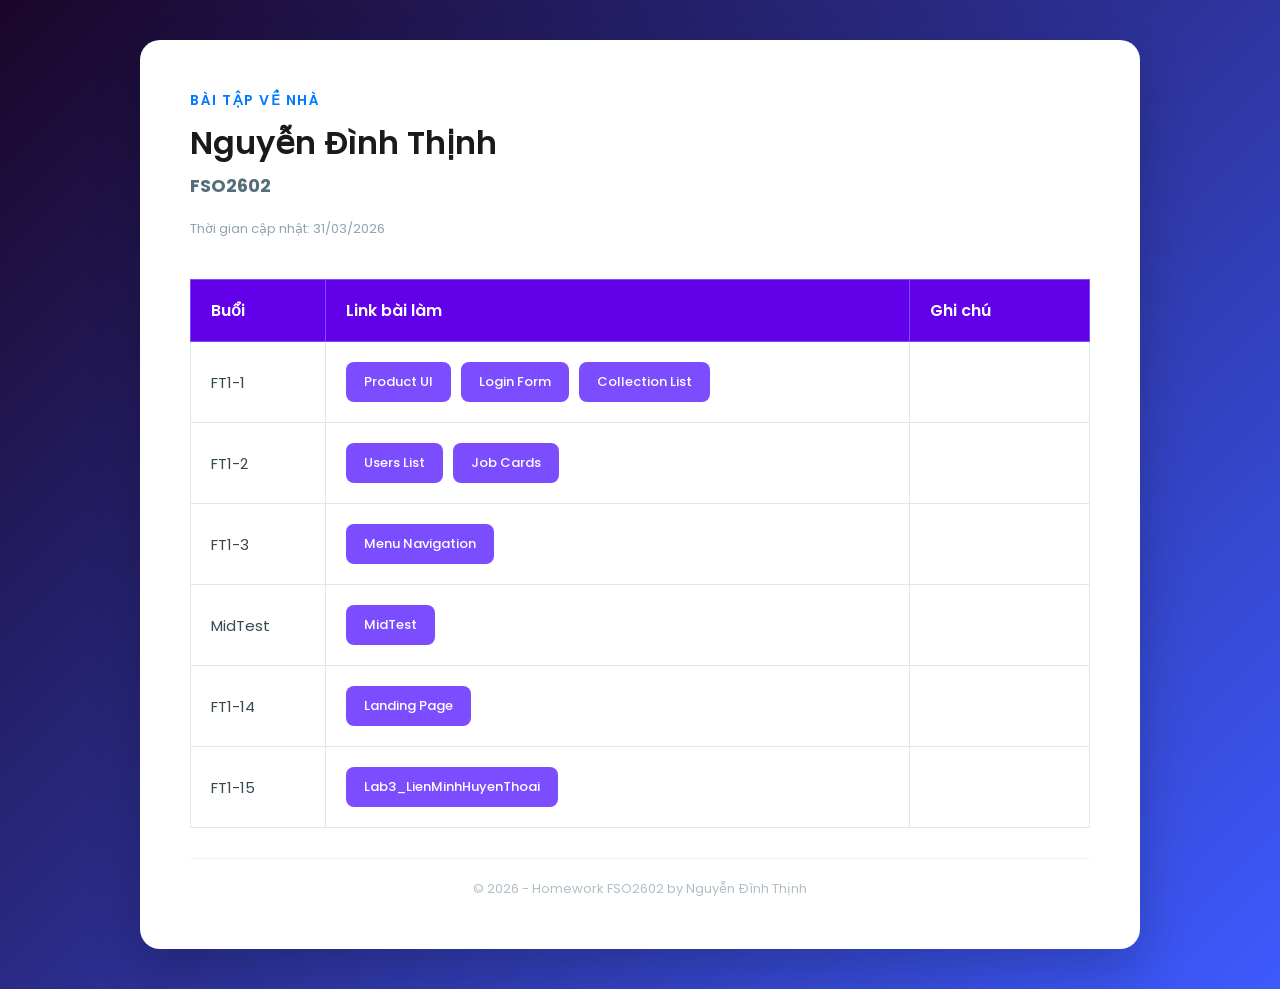
<file: index.html>
<!doctype html>
<html lang="en">
  <head>
    <meta charset="UTF-8" />
    <meta name="viewport" content="width=device-width, initial-scale=1.0" />
    <title>Homework Management - Nguyễn Đình Thịnh</title>
    <link
      href="https://fonts.googleapis.com/css2?family=Poppins:wght@300;400;600&display=swap"
      rel="stylesheet"
    />

    <style>
      * {
        margin: 0;
        padding: 0;
        box-sizing: border-box;
      }
      body {
        font-family: "Poppins", sans-serif;
        background: linear-gradient(135deg, #1a0628 0%, #3d5afe 100%);
        min-height: 100vh;
        display: flex;
        justify-content: center;
        align-items: center;
        padding: 40px;
      }

      .app-container {
        background-color: #ffffff;
        width: 100%;
        max-width: 1000px; /* Độ rộng tối ưu */
        border-radius: 20px;
        padding: 50px;
        box-shadow: 0 20px 50px rgba(0, 0, 0, 0.2);
      }

      .header-info h3 {
        font-size: 14px;
        color: #007bff;
        font-weight: 600;
        text-transform: uppercase;
        letter-spacing: 1.5px;
        margin-bottom: 8px;
      }
      .header-info h1 {
        font-size: 32px;
        color: #1a1a1a;
        font-weight: 600;
        margin-bottom: 5px;
      }
      .header-info h2 {
        font-size: 18px;
        color: #546e7a;
        margin-bottom: 20px;
      }
      .update-time {
        font-size: 13px;
        color: #90a4ae;
        margin-bottom: 40px;
      }

      /* BẢNG CÓ KẺ VIỀN */
      table {
        width: 100%;
        border-collapse: collapse;
        margin-bottom: 30px;
        border: 1px solid #e0e6ed; /* Viền bao ngoài bảng */
      }

      thead th {
        background-color: #6200ea;
        color: #ffffff;
        font-weight: 600;
        text-align: left;
        padding: 18px 20px;
        border: 1px solid #7c4dff; /* Viền ngăn cách tiêu đề */
      }

      tbody td {
        padding: 20px;
        color: #37474f;
        font-size: 15px;
        vertical-align: middle;
        border: 1px solid #e0e6ed; /* Kẻ viền ngăn cách giữa các ô */
      }

      tbody tr:hover {
        background-color: #f8f9fa;
      }

      /* NHÓM LINK GOM LẠI GẦN NHAU */
      .link-group {
        display: flex;
        flex-wrap: wrap;
        gap: 10px; /* Khoảng cách chuẩn giữa các nút */
      }

      table td a {
        display: inline-block;
        background-color: #7c4dff;
        color: #ffffff;
        text-decoration: none;
        padding: 10px 18px;
        border-radius: 8px;
        font-size: 13px;
        font-weight: 500;
        transition: all 0.3s ease;
        white-space: nowrap;
      }

      table td a:hover {
        background-color: #6200ea;
        transform: translateY(-3px);
        box-shadow: 0 5px 15px rgba(124, 77, 255, 0.3);
      }

      footer {
        text-align: center;
        font-size: 13px;
        color: #b0bec5;
        margin-top: 20px;
        padding-top: 20px;
        border-top: 1px solid #f0f2f5;
      }
    </style>
  </head>
  <body>
    <div class="app-container">
      <div class="header-info">
        <h3>Bài Tập Về Nhà</h3>
        <h1>Nguyễn Đình Thịnh</h1>
        <h2>FSO2602</h2>
        <p class="update-time">Thời gian cập nhật: 31/03/2026</p>
      </div>

      <table>
        <thead>
          <tr>
            <th style="width: 15%">Buổi</th>
            <th style="width: 65%">Link bài làm</th>
            <th style="width: 20%">Ghi chú</th>
          </tr>
        </thead>
        <tbody>
          <tr>
            <td>FT1-1</td>
            <td>
              <div class="link-group">
                <a href="./FT1-1/Bai1/bai1.html">Product UI</a>
                <a href="./FT1-1/Bai2/bai2.html">Login Form</a>
                <a href="./FT1-1/Bai3/bai3.html">Collection List</a>
              </div>
            </td>
            <td></td>
          </tr>
          <tr>
            <td>FT1-2</td>
            <td>
              <div class="link-group">
                <a href="./FT1-2/Bai1/bai1.html">Users List</a>
                <a href="./FT1-2/Bai2/bai2.html">Job Cards</a>
              </div>
            </td>
            <td></td>
          </tr>
          <tr>
            <td>FT1-3</td>
            <td>
              <div class="link-group">
                <a href="./FT1-3/bai1.html">Menu Navigation</a>
              </div>
            </td>
            <td></td>
          </tr>
          <tr>
            <td>MidTest</td>
            <td>
              <div class="link-group">
                <a href="./Midtest/test.html">MidTest</a>
              </div>
            </td>
            <td></td>
          </tr>
          <tr>
            <td>FT1-14</td>
            <td>
              <div class="link-group">
                <a href="./FT1-14/landingpage.html">Landing Page</a>
              </div>
            </td>
            <td></td>
          </tr>
          <tr>
            <td>FT1-15</td>
            <td>
              <div class="link-group">
                <a href="./FT1-15/Lab3.html">Lab3_LienMinhHuyenThoai</a>
              </div>
            </td>
            <td></td>
          </tr>
        </tbody>
      </table>

      <footer>&copy; 2026 - Homework FSO2602 by Nguyễn Đình Thịnh</footer>
    </div>
  </body>
</html>
</file>
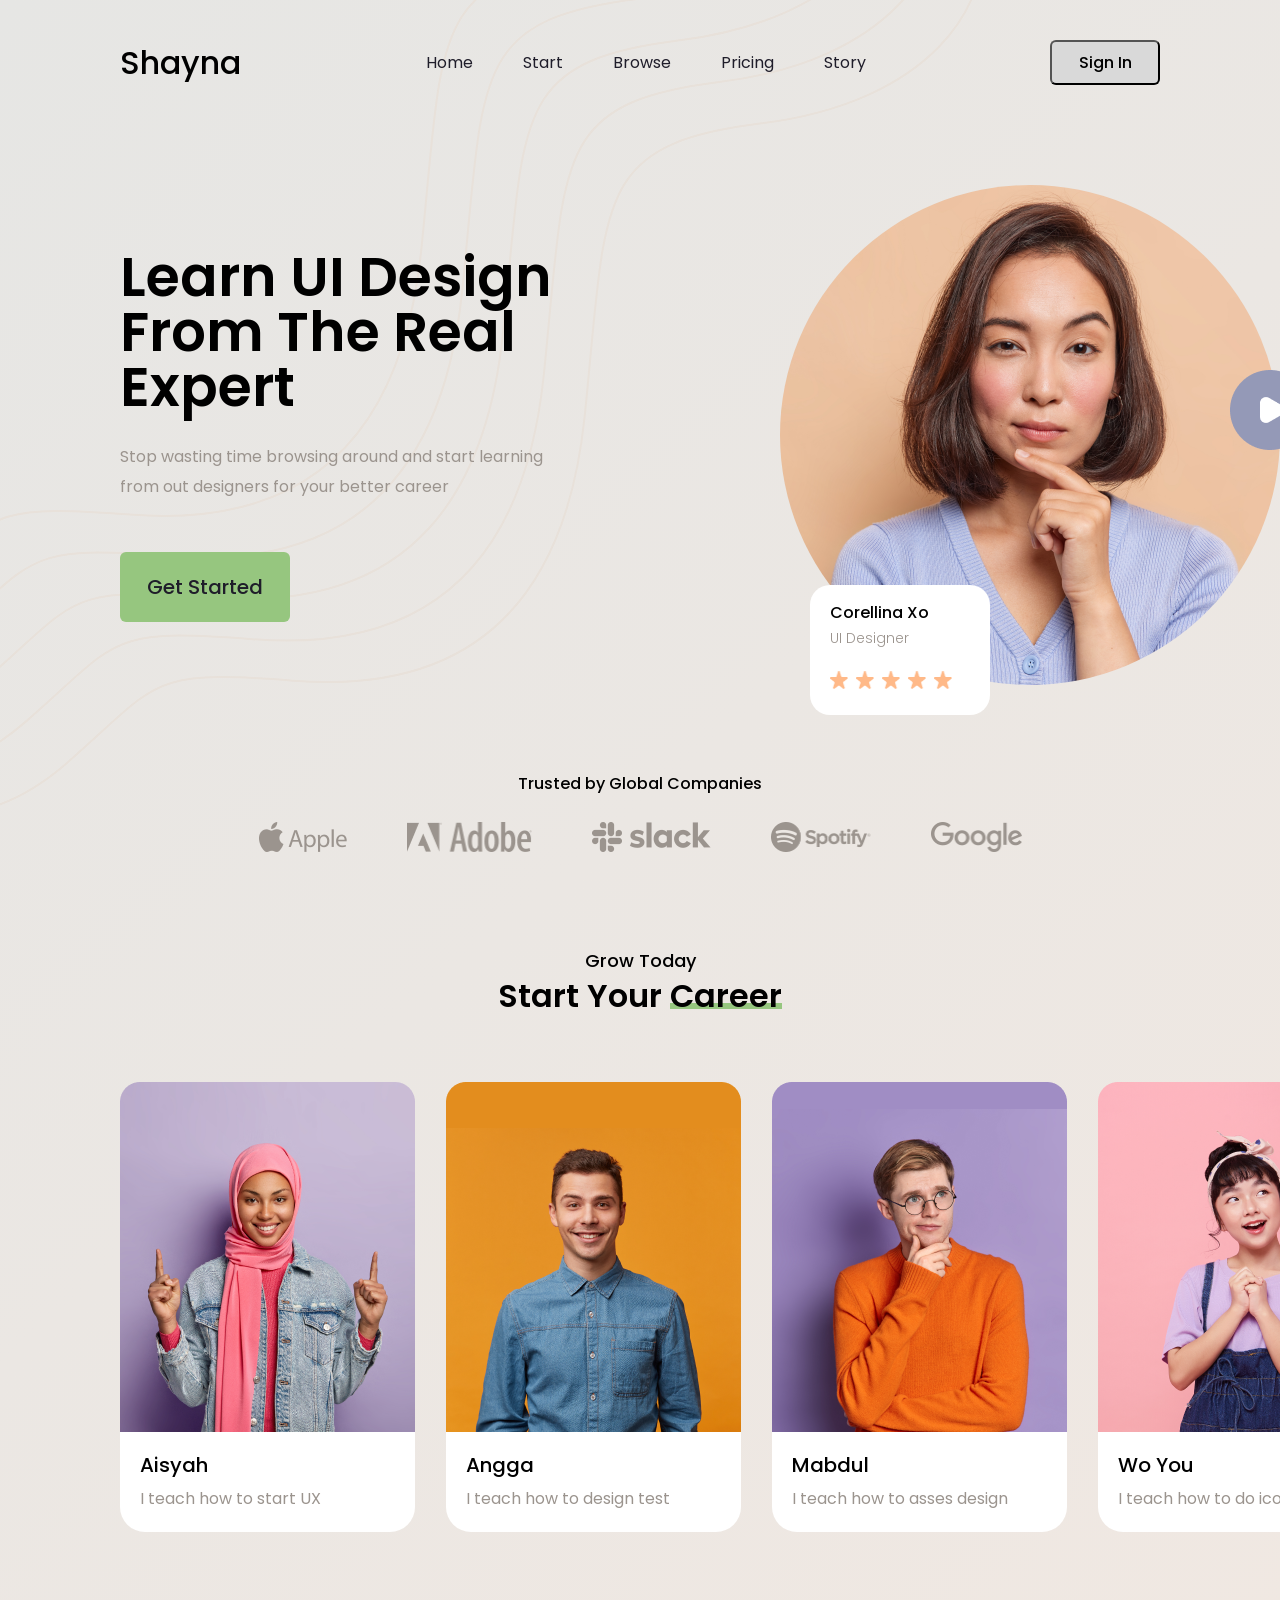
<file: FT1-14/landingpage.html>
<!doctype html>
<html lang="en">
  <head>
    <meta charset="UTF-8" />
    <meta name="viewport" content="width=device-width, initial-scale=1.0" />
    <title>Landing Page</title>
    <style>
      @import url("https://fonts.googleapis.com/css2?family=Poppins:ital,wght@0,100;0,200;0,300;0,400;0,500;0,600;0,700;0,800;0,900;1,100;1,200;1,300;1,400;1,500;1,600;1,700;1,800;1,900&display=swap");
    </style>
    <link rel="stylesheet" href="../reset.css" />
    <link rel="stylesheet" href="style.css" />
  </head>
  <body>
    <div class="background">
      <div class="container">
        <div class="title-container-fr section-container">
          <h1>Shayna</h1>
          <ul class="title-content">
            <li class="title-content-active"><a href="#">Home</a></li>
            <li class="title-content-active"><a href="#">Start</a></li>
            <li class="title-content-active"><a href="#">Browse</a></li>
            <li class="title-content-active"><a href="#">Pricing</a></li>
            <li class="title-content-active"><a href="#">Story</a></li>
          </ul>
          <button class="button-signin">Sign In</button>
        </div>
        <div class="introduction-container section-introduction-container">
          <div class="main-introduction-fc">
            <div class="introduction-title">
              <h2>Learn UI Design From The Real Expert</h2>
              <p class="sub-introduction">
                Stop wasting time browsing around and start learning from out
                designers for your better career
              </p>
              <button class="get-started">Get Started</button>
            </div>
          </div>
          <div class="image-information-position">
            <img src="./imgs/main-image.png" alt="" class="main-image-round" />
            <img src="./imgs/play.png" alt="" class="play-image" />
            <div class="career-container">
              <p class="main-name-designer">Corellina Xo</p>
              <p class="sub-career">UI Designer</p>
              <div class="judge-container">
                <img src="./imgs/stars.png" alt="" class="stars" />
                <img src="./imgs/stars.png" alt="" class="stars" />
                <img src="./imgs/stars.png" alt="" class="stars" />
                <img src="./imgs/stars.png" alt="" class="stars" />
                <img src="./imgs/stars.png" alt="" class="stars" />
              </div>
            </div>
          </div>
        </div>
        <div class="sponsor-container-fc">
          <h3>Trusted by Global Companies</h3>
          <div class="sponsor-images-fr">
            <img
              src="./imgs/apple-11 1.png"
              alt=""
              class="sponsor-images apple"
            />
            <img src="./imgs/adobe.png" alt="" class="sponsor-images adobe" />
            <img
              src="./imgs/slack-2 1.png"
              alt=""
              class="sponsor-images slack"
            />
            <img
              src="./imgs/spotify-1 1.png"
              alt=""
              class="sponsor-images sportify"
            />
            <img
              src="./imgs/google-2015 1.png"
              alt=""
              class="sponsor-images google"
            />
          </div>
        </div>
        <div class="sub-content-fc">
          <p class="sub1">Grow Today</p>
          <h4>Start Your <span class="strong-career">Career</span></h4>
        </div>
        <div class="teacher-container section-container">
          <div class="profile-teacher-fc">
            <img src="./imgs/aisyah.png" alt="" class="teacher-image" />
            <p class="teacher-name">Aisyah</p>
            <p class="major">I teach how to start UX</p>
          </div>
          <div class="profile-teacher-fc">
            <img src="./imgs/angga.png" alt="" class="teacher-image" />
            <p class="teacher-name">Angga</p>
            <p class="major">I teach how to design test</p>
          </div>
          <div class="profile-teacher-fc">
            <img src="./imgs/mabdul.png" alt="" class="teacher-image" />
            <p class="teacher-name">Mabdul</p>
            <p class="major">I teach how to asses design</p>
          </div>
          <div class="profile-teacher-fc">
            <img src="./imgs/woyou.png" alt="" class="teacher-image" />
            <p class="teacher-name">Wo You</p>
            <p class="major">I teach how to do icons</p>
          </div>
        </div>
      </div>
    </div>
  </body>
</html>
</file>
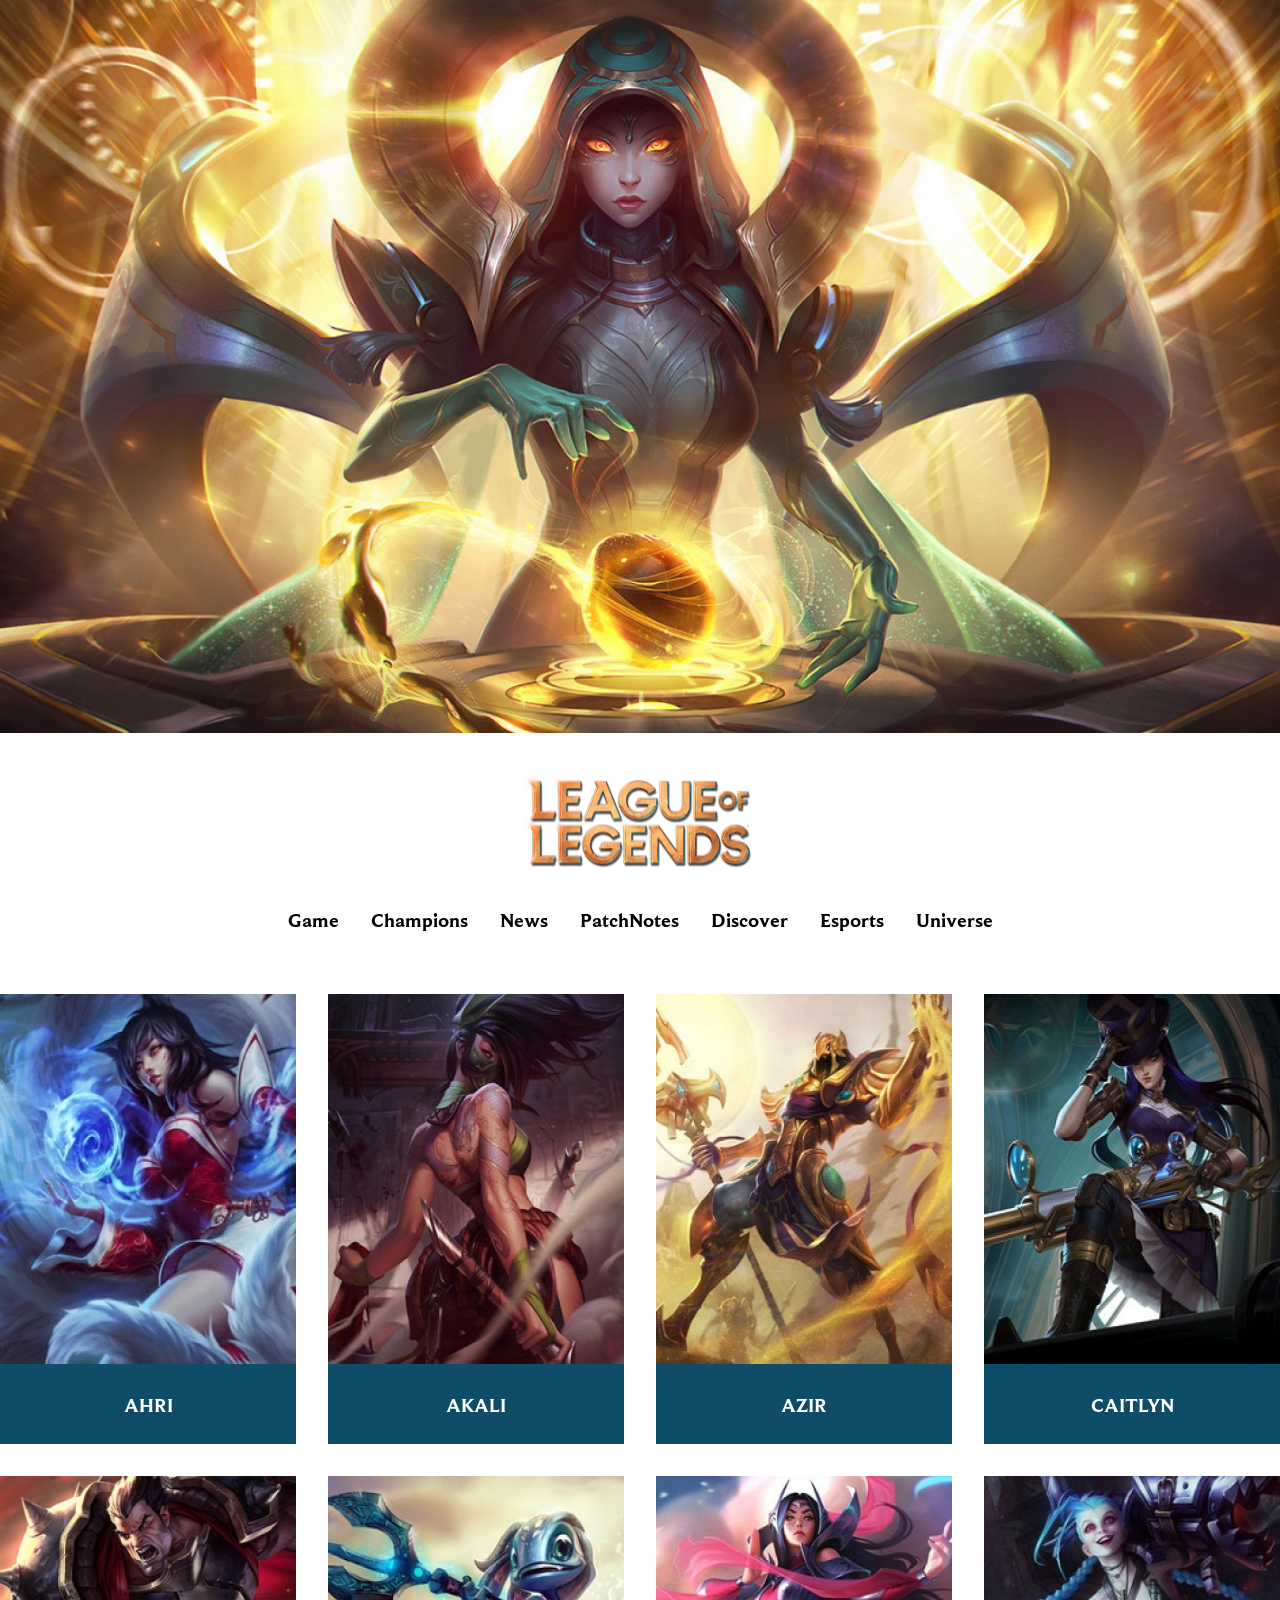
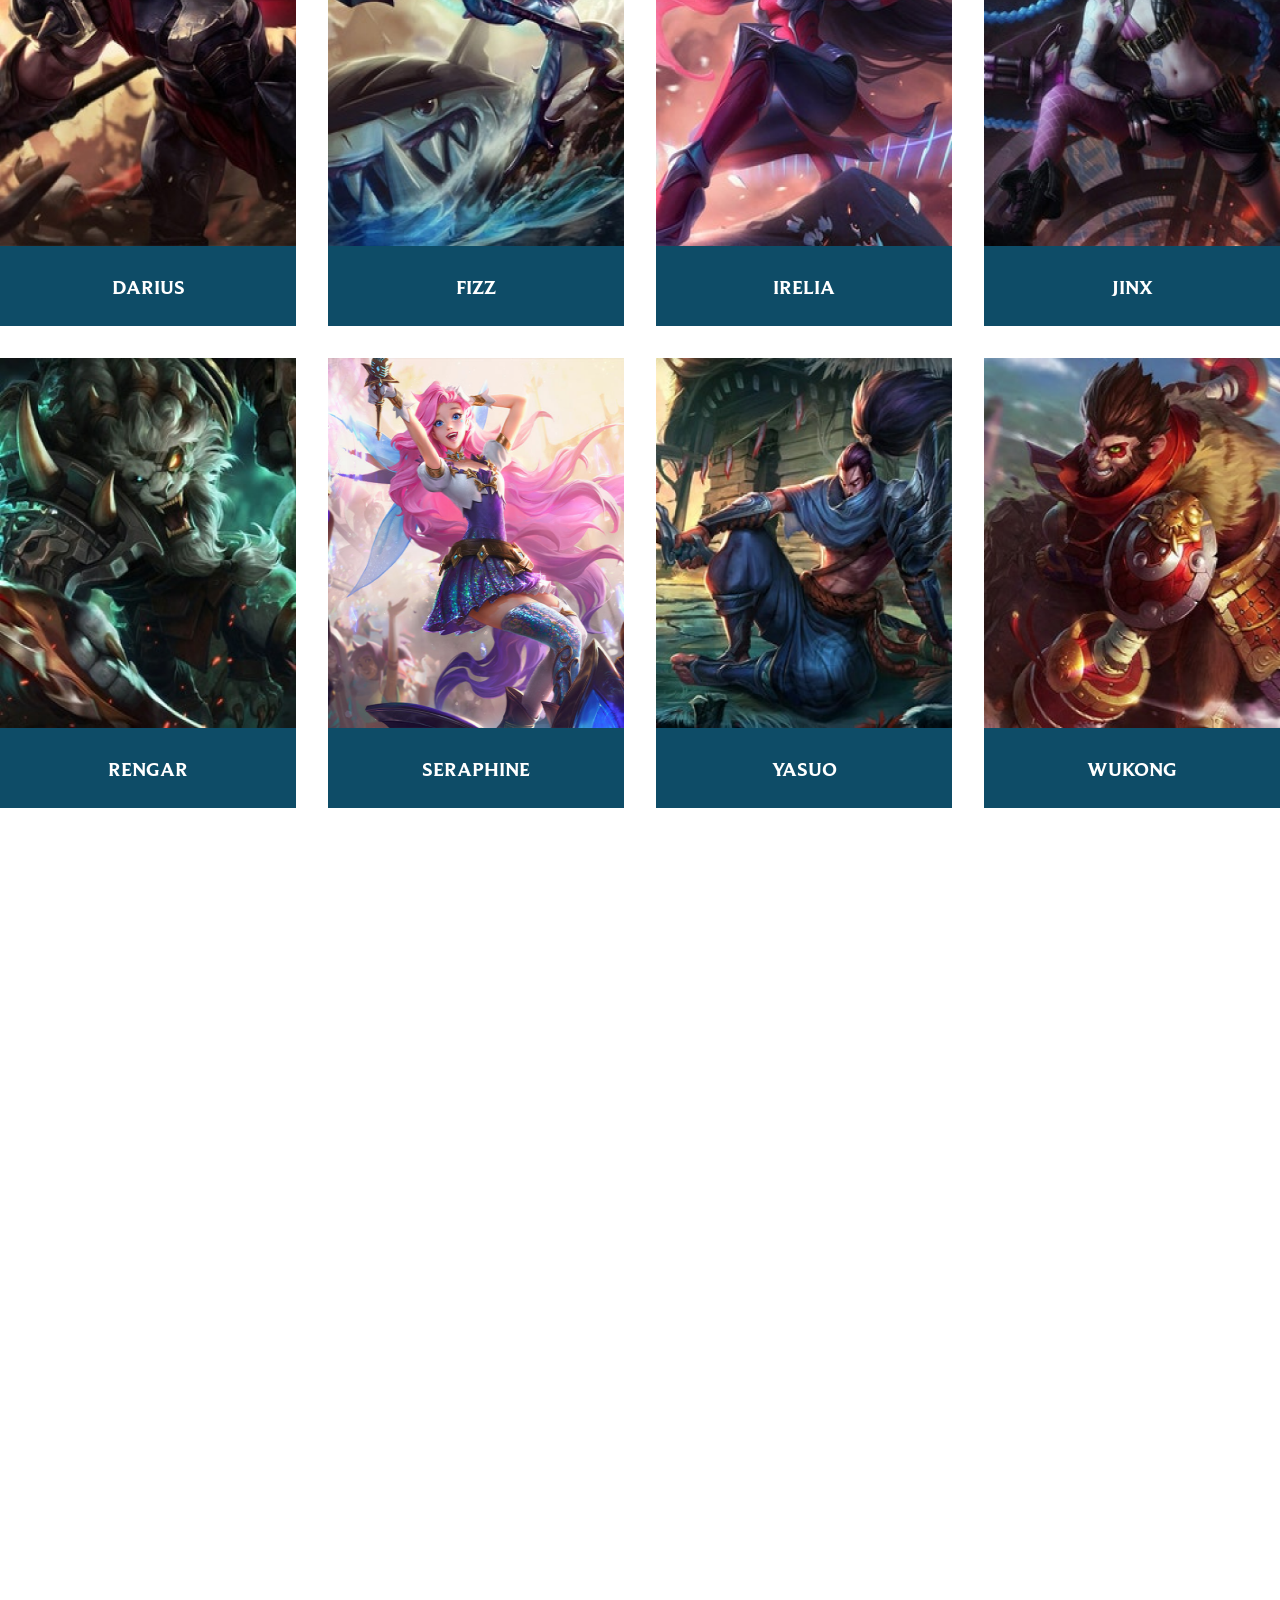
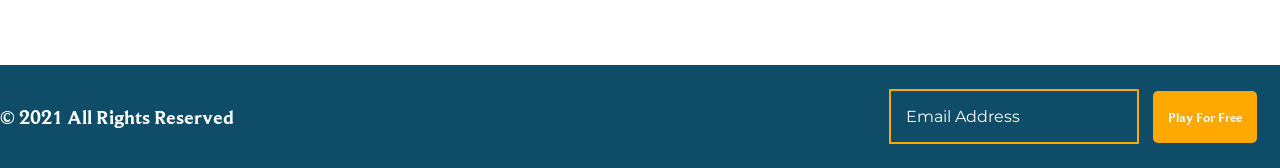
<file: FT1-15/Lab3.html>
<!doctype html>
<html lang="en">
  <head>
    <meta charset="UTF-8" />
    <meta name="viewport" content="width=device-width, initial-scale=1.0" />
    <title>Champion</title>
    <style>
      @import url("https://fonts.googleapis.com/css2?family=Montserrat:ital,wght@0,100..900;1,100..900&display=swap");
    </style>
    <link rel="stylesheet" href="style.css" />
  </head>
  <body>
    <header class="hero-banner">
      <img class="image-banner" src="./imgs/sona.jpg" alt="Hero Banner" />
    </header>
    <div class="main-nav">
      <img src="./imgs/LOL.png" alt="" />
      <ul class="nav-container">
        <li class="nav-title"><a href="#">Game</a></li>
        <li class="nav-title"><a href="#">Champions</a></li>
        <li class="nav-title"><a href="#">News</a></li>
        <li class="nav-title"><a href="#">PatchNotes</a></li>
        <li class="nav-title"><a href="#">Discover</a></li>
        <li class="nav-title"><a href="#">Esports</a></li>
        <li class="nav-title"><a href="#">Universe</a></li>
      </ul>
    </div>
    <div class="champion-grid">
      <div class="card">
        <img class="champion-image" src="./imgs/ahri.jpg" alt="" />
        <div class="champion-name">Ahri</div>
      </div>
      <div class="card">
        <img class="champion-image" src="./imgs/akali.png" alt="" />
        <div class="champion-name">Akali</div>
      </div>
      <div class="card">
        <img class="champion-image" src="./imgs/azir.png" alt="" />
        <div class="champion-name">Azir</div>
      </div>
      <div class="card">
        <img class="champion-image" src="./imgs/caitlyn.png" alt="" />
        <div class="champion-name">Caitlyn</div>
      </div>
      <div class="card">
        <img class="champion-image" src="./imgs/darius.png" alt="" />
        <div class="champion-name">Darius</div>
      </div>
      <div class="card">
        <img class="champion-image" src="./imgs/fizz.png" alt="" />
        <div class="champion-name">Fizz</div>
      </div>
      <div class="card">
        <img class="champion-image" src="./imgs/irelia.png" alt="" />
        <div class="champion-name">Irelia</div>
      </div>
      <div class="card">
        <img class="champion-image" src="./imgs/jinx.png" alt="" />
        <div class="champion-name">Jinx</div>
      </div>
      <div class="card">
        <img class="champion-image" src="./imgs/renga.png" alt="" />
        <div class="champion-name">Rengar</div>
      </div>
      <div class="card">
        <img class="champion-image" src="./imgs/seraphine.png" alt="" />
        <div class="champion-name">Seraphine</div>
      </div>
      <div class="card">
        <img class="champion-image" src="./imgs/yasuo.png" alt="" />
        <div class="champion-name">Yasuo</div>
      </div>
      <div class="card">
        <img class="champion-image" src="./imgs/wukong.png" alt="" />
        <div class="champion-name">Wukong</div>
      </div>
    </div>
    <section class="video-banner">
      <div class="video-reponsive">
        <iframe
          width="560"
          height="315"
          src="https://www.youtube.com/embed/O4PDzBnBMU4?si=F9TreHjBfn8d_3sj"
          title="YouTube video player"
          frameborder="0"
          allow="
            accelerometer;
            autoplay;
            clipboard-write;
            encrypted-media;
            gyroscope;
            picture-in-picture;
            web-share;
          "
          referrerpolicy="strict-origin-when-cross-origin"
          allowfullscreen
        ></iframe>
      </div>
    </section>
    <footer class="signin-container">
      <p class="reserved">© 2021 All Rights Reserved</p>
      <div class="signin">
        <form action="input">
          <input
            type="text"
            name="email-address"
            id="email-address"
            placeholder="Email Address"
          />
          <button class="play">Play For Free</button>
        </form>
      </div>
    </footer>
  </body>
</html>
</file>
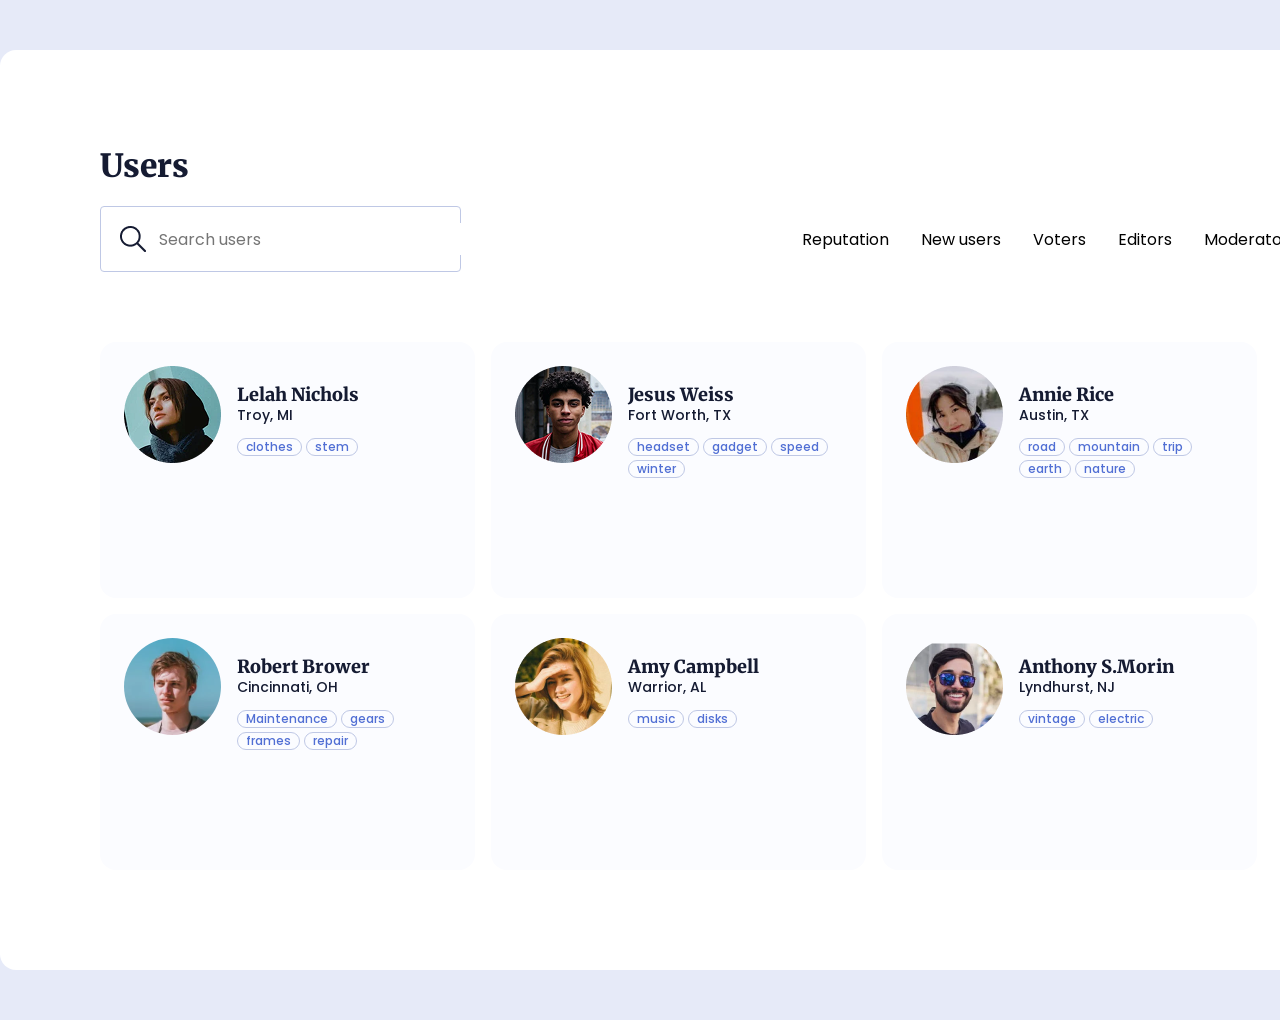
<file: FT1-2/bai1.html>
<!doctype html>
<html lang="en">
  <head>
    <meta charset="UTF-8" />
    <meta name="viewport" content="width=device-width, initial-scale=1.0" />
    <title>Users List</title>
    <style>
      @import url("https://fonts.googleapis.com/css2?family=Merriweather:ital,opsz,wght@0,18..144,300..900;1,18..144,300..900&family=Poppins:ital,wght@0,100;0,200;0,300;0,400;0,500;0,600;0,700;0,800;0,900;1,100;1,200;1,300;1,400;1,500;1,600;1,700;1,800;1,900&display=swap");
    </style>
    <link rel="stylesheet" href="../reset.css" />
    <link rel="stylesheet" href="./bai1.css" />
  </head>

  <body>
    <div class="container flex-col">
      <div class="header-group flex-col">
        <h1 class="title">Users</h1>

        <div class="filter-group flex-row-bw">
          <div class="search">
            <img src="./imgs1/icons.png" alt="search-icon" />
            <input
              type="search"
              name="search"
              id="search"
              placeholder="Search users"
            />
          </div>

          <div class="filter">
            <button>Reputation</button>
            <button>New users</button>
            <button>Voters</button>
            <button>Editors</button>
            <button>Moderators</button>
          </div>
        </div>
      </div>

      <div class="users-group">
        <div class="user">
          <img src="./imgs1/user1.png" alt="user-01" />

          <div class="user-info">
            <div class="contacts">
              <p class="user-fullname">Lelah Nichols</p>
              <p class="address">Troy, MI</p>
            </div>

            <div class="hobbies">
              <span>clothes</span>
              <span>stem</span>
            </div>
          </div>
        </div>
        <div class="user">
          <img src="./imgs1/user2.png" alt="user-02" />

          <div class="user-info">
            <div class="contacts">
              <p class="user-fullname">Jesus Weiss</p>
              <p class="address">Fort Worth, TX</p>
            </div>

            <div class="hobbies">
              <span>headset</span>
              <span>gadget</span>
              <span>speed</span>
              <span>winter</span>
            </div>
          </div>
        </div>
        <div class="user">
          <img src="./imgs1/user3.png" alt="user-03" />

          <div class="user-info">
            <div class="contacts">
              <p class="user-fullname">Annie Rice</p>
              <p class="address">Austin, TX</p>
            </div>

            <div class="hobbies">
              <span>road</span>
              <span>mountain</span>
              <span>trip</span>
              <span>earth</span>
              <span>nature</span>
            </div>
          </div>
        </div>
        <div class="user">
          <img src="./imgs1/user4.svg" alt="user-04" />

          <div class="user-info">
            <div class="contacts">
              <p class="user-fullname">Robert Brower</p>
              <p class="address">Cincinnati, OH</p>
            </div>

            <div class="hobbies">
              <span>Maintenance</span>
              <span>gears</span>
              <span>frames</span>
              <span>repair</span>
            </div>
          </div>
        </div>
        <div class="user">
          <img src="./imgs1/user5.png" alt="user-05" />

          <div class="user-info">
            <div class="contacts">
              <p class="user-fullname">Amy Campbell</p>
              <p class="address">Warrior, AL</p>
            </div>

            <div class="hobbies">
              <span>music</span>
              <span>disks</span>
            </div>
          </div>
        </div>
        <div class="user">
          <img src="./imgs1/user6.png" alt="user-06" />

          <div class="user-info">
            <div class="contacts">
              <p class="user-fullname">Anthony S.Morin</p>
              <p class="address">Lyndhurst, NJ</p>
            </div>

            <div class="hobbies">
              <span>vintage</span>
              <span>electric</span>
            </div>
          </div>
        </div>
      </div>
    </div>
  </body>
</html>
</file>
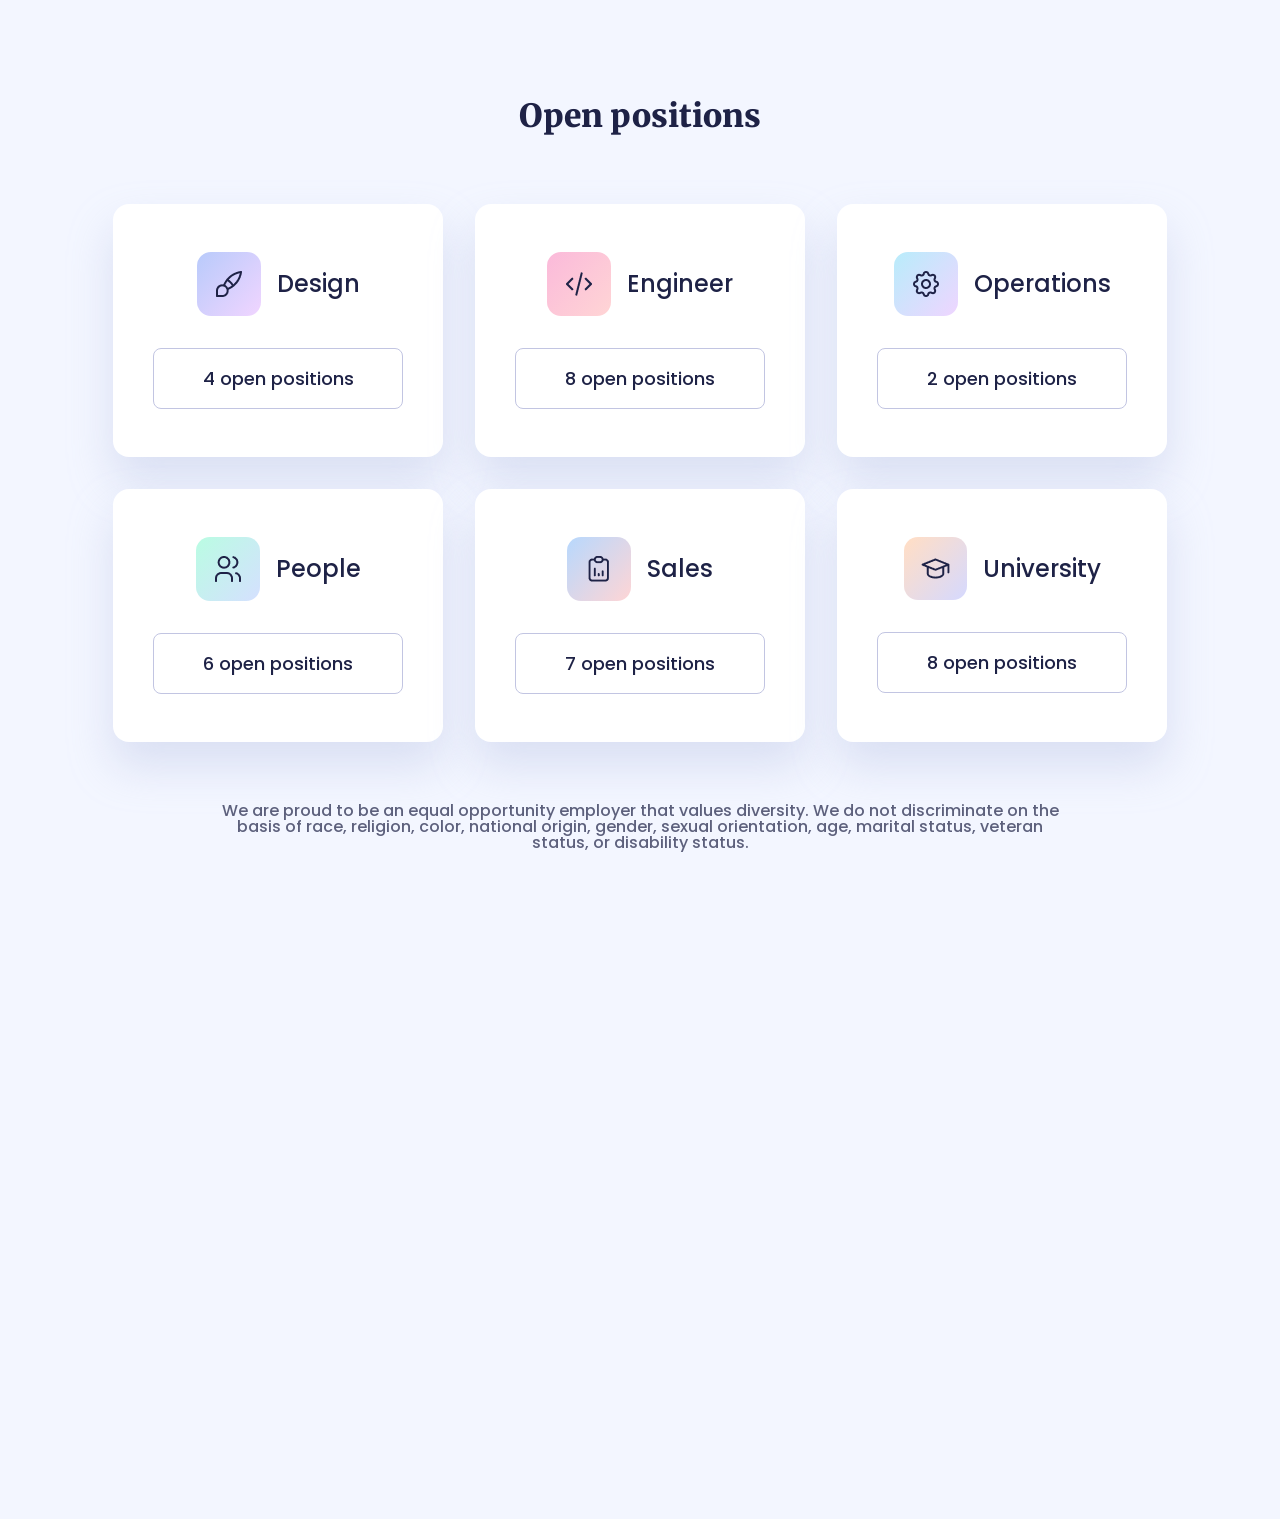
<file: FT1-2/bai2.html>
<!doctype html>
<html lang="en">
  <head>
    <meta charset="UTF-8" />
    <meta name="viewport" content="width=device-width, initial-scale=1.0" />
    <title>Job Cards</title>
    <style>
      @import url("https://fonts.googleapis.com/css2?family=Merriweather:ital,opsz,wght@0,18..144,300..900;1,18..144,300..900&family=Poppins:ital,wght@0,100;0,200;0,300;0,400;0,500;0,600;0,700;0,800;0,900;1,100;1,200;1,300;1,400;1,500;1,600;1,700;1,800;1,900&display=swap");
    </style>
    <link rel="stylesheet" href="../reset.css" />
    <link rel="stylesheet" href="./bai2.css" />
  </head>

  <body>
    <div class="container">
      <h1 class="title">Open positions</h1>
      <div class="job-card-group">
        <div class="job-card">
          <div class="job-name">
            <img src="./imgs2/design-icon.png" alt="Design" class="design" />
            <p>Design</p>
          </div>
          <button class="job-slot">4 open positions</button>
        </div>
        <div class="job-card">
          <div class="job-name">
            <img src="./imgs2/egineering.png" alt="Engineer" class="engineer" />
            <p>Engineer</p>
          </div>
          <button class="job-slot">8 open positions</button>
        </div>
        <div class="job-card">
          <div class="job-name">
            <img
              src="./imgs2/operations.png"
              alt="Operations"
              class="operations"
            />
            <p>Operations</p>
          </div>
          <button class="job-slot">2 open positions</button>
        </div>
        <div class="job-card">
          <div class="job-name">
            <img src="./imgs2/people.png" alt="People" class="people" />
            <p>People</p>
          </div>
          <button class="job-slot">6 open positions</button>
        </div>
        <div class="job-card">
          <div class="job-name">
            <img src="./imgs2/sales.png" alt="Sales" class="sales" />
            <p>Sales</p>
          </div>
          <button class="job-slot">7 open positions</button>
        </div>
        <div class="job-card">
          <div class="job-name">
            <img
              src="./imgs2/university.png"
              alt="University"
              class="university"
            />
            <p>University</p>
          </div>
          <button class="job-slot">8 open positions</button>
        </div>
      </div>
      <p class="footer">
        We are proud to be an equal opportunity employer that values diversity.
        We do not discriminate on the basis of race, religion, color, national
        origin, gender, sexual orientation, age, marital status, veteran status,
        or disability status.
      </p>
    </div>
  </body>
</html>
</file>
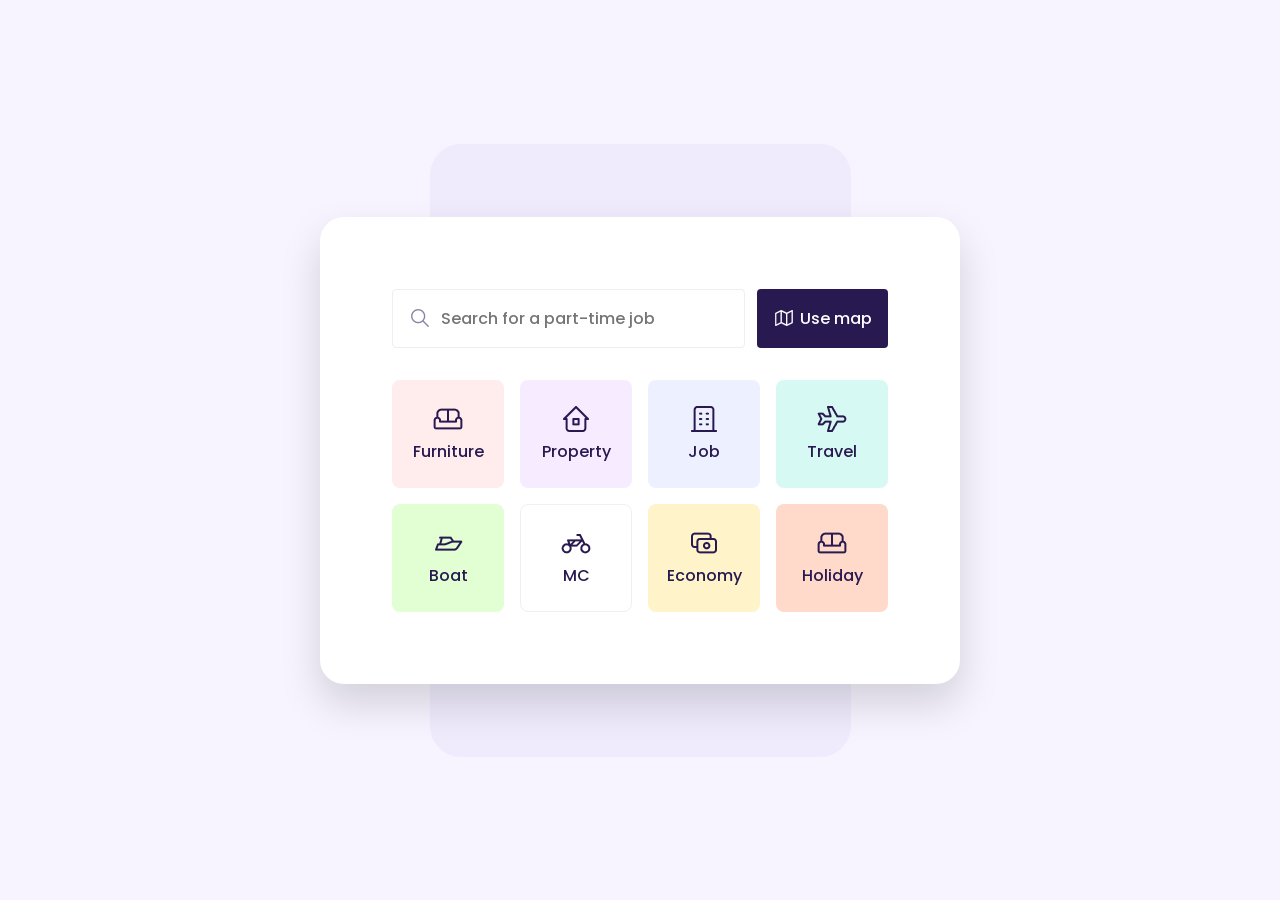
<file: Midtest/test.html>
<!doctype html>
<html lang="en">
  <head>
    <meta charset="UTF-8" />
    <meta name="viewport" content="width=device-width, initial-scale=1.0" />
    <title>Design Daily</title>
    <style>
      @import url("https://fonts.googleapis.com/css2?family=Poppins:ital,wght@0,100;0,200;0,300;0,400;0,500;0,600;0,700;0,800;0,900;1,100;1,200;1,300;1,400;1,500;1,600;1,700;1,800;1,900&display=swap");
    </style>
    <link rel="stylesheet" href="./style.css" />
  </head>
  <body>
    <div class="container">
      <div class="rectagle-shape"></div>
      <div class="main-content">
        <div class="search-content">
          <div class="flex-row-searching">
            <img src="./imgs/search.png" alt="search" />
            <input
              class="placeholder-search"
              type="search"
              name="search"
              placeholder="Search for a part-time job"
            />
          </div>
          <div class="flex-row-button-map">
            <img class="map-icon" src="./imgs/map.png" alt="map" />
            <button class="button-use-map">Use map</button>
          </div>
        </div>
        <div class="card-group">
          <div class="card-items">
            <img class="img-items" src="./imgs/furniture.png" alt="furniture" />
            <p class="text-card">Furniture</p>
          </div>
          <div class="card-items">
            <img class="img-items" src="./imgs/property.png" alt="property" />
            <p class="text-card">Property</p>
          </div>
          <div class="card-items">
            <img class="img-items" src="./imgs/job.png" alt="job" />
            <p class="text-card">Job</p>
          </div>
          <div class="card-items">
            <img class="img-items" src="./imgs/travel.png" alt="travel" />
            <p class="text-card">Travel</p>
          </div>
          <div class="card-items">
            <img class="img-items" src="./imgs/boat.png" alt="boat" />
            <p class="text-card">Boat</p>
          </div>
          <div class="card-items">
            <img class="img-items" src="./imgs/mc.png" alt="mc" />
            <p class="text-card">MC</p>
          </div>
          <div class="card-items">
            <img class="img-items" src="./imgs/economy.png" alt="economy" />
            <p class="text-card">Economy</p>
          </div>
          <div class="card-items">
            <img class="img-items" src="./imgs/holiday.png" alt="holiday" />
            <p class="text-card">Holiday</p>
          </div>
        </div>
      </div>
    </div>
  </body>
</html>
</file>
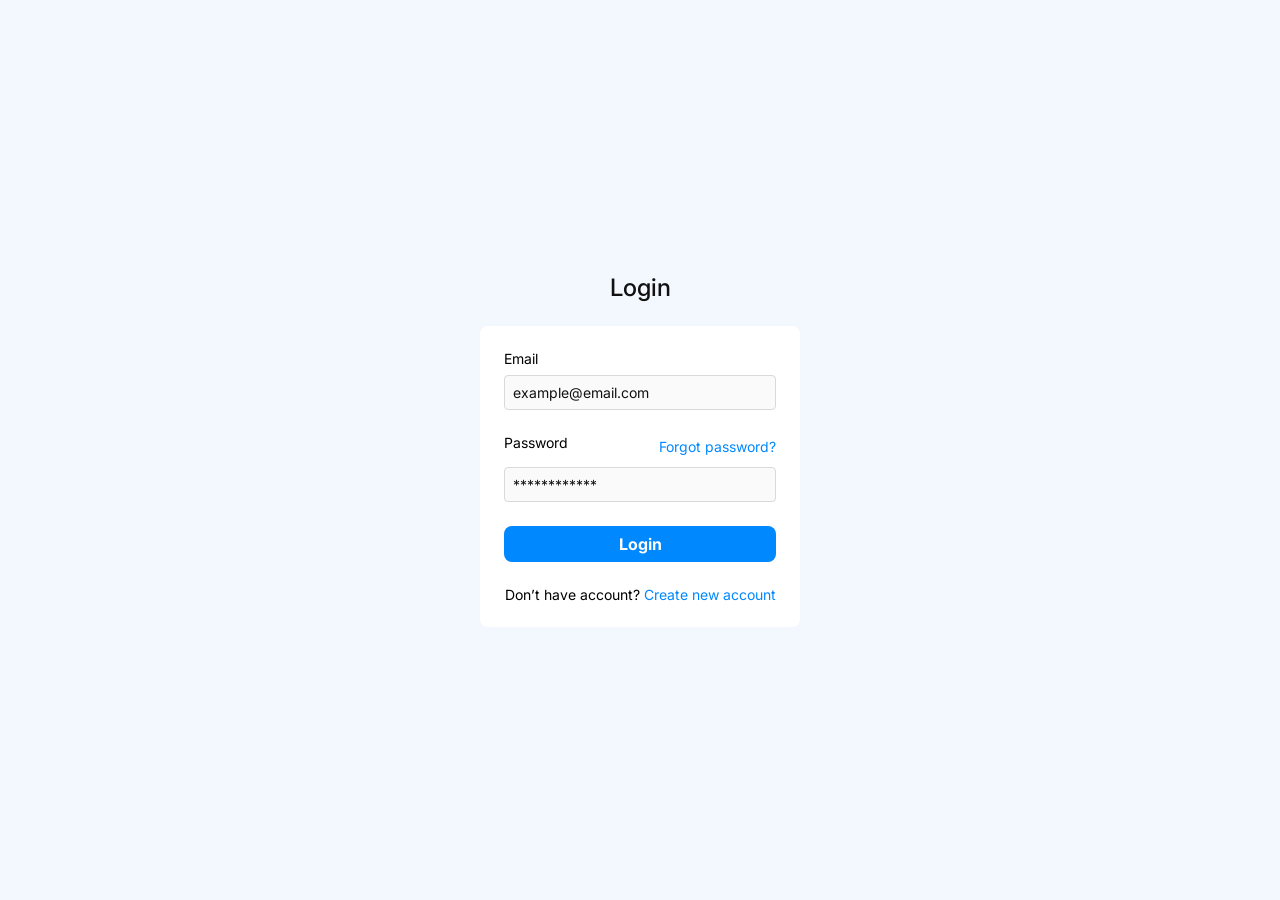
<file: FT1-1/Bai2/bai2.html>
<!doctype html>
<html lang="en">
  <head>
    <meta charset="UTF-8" />
    <meta name="viewport" content="width=device-width, initial-scale=1.0" />
    <title>Login Form</title>
    <link rel="preconnect" href="https://fonts.googleapis.com" />
    <link rel="preconnect" href="https://fonts.gstatic.com" crossorigin />
    <link
      href="https://fonts.googleapis.com/css2?family=Inter:ital,opsz,wght@0,14..32,100..900;1,14..32,100..900&family=Mulish:ital,wght@0,200..1000;1,200..1000&display=swap"
      rel="stylesheet"
    />
    <link rel="stylesheet" href="bai2.css" />
  </head>
  <body>
    <div class="login-wraper">
      <h1 class="login-title">Login</h1>
      <div class="login-container">
        <form class="login-form">
          <div class="form-group">
            <label for="email">Email</label>
            <input
              type="email"
              id="email"
              placeholder="example@email.com"
              required
            />
          </div>

          <div class="form-group">
            <div class="label-row">
              <label for="password">Password</label>
              <a href="#" class="forgot-link">Forgot password?</a>
            </div>
            <input
              type="password"
              id="password"
              placeholder="************"
              required
            />
          </div>

          <button type="button" class="btn-login">Login</button>
        </form>
        <p class="signup-text">
          Don’t have account? <a href="#">Create new account</a>
        </p>
      </div>
    </div>
  </body>
</html>
</file>
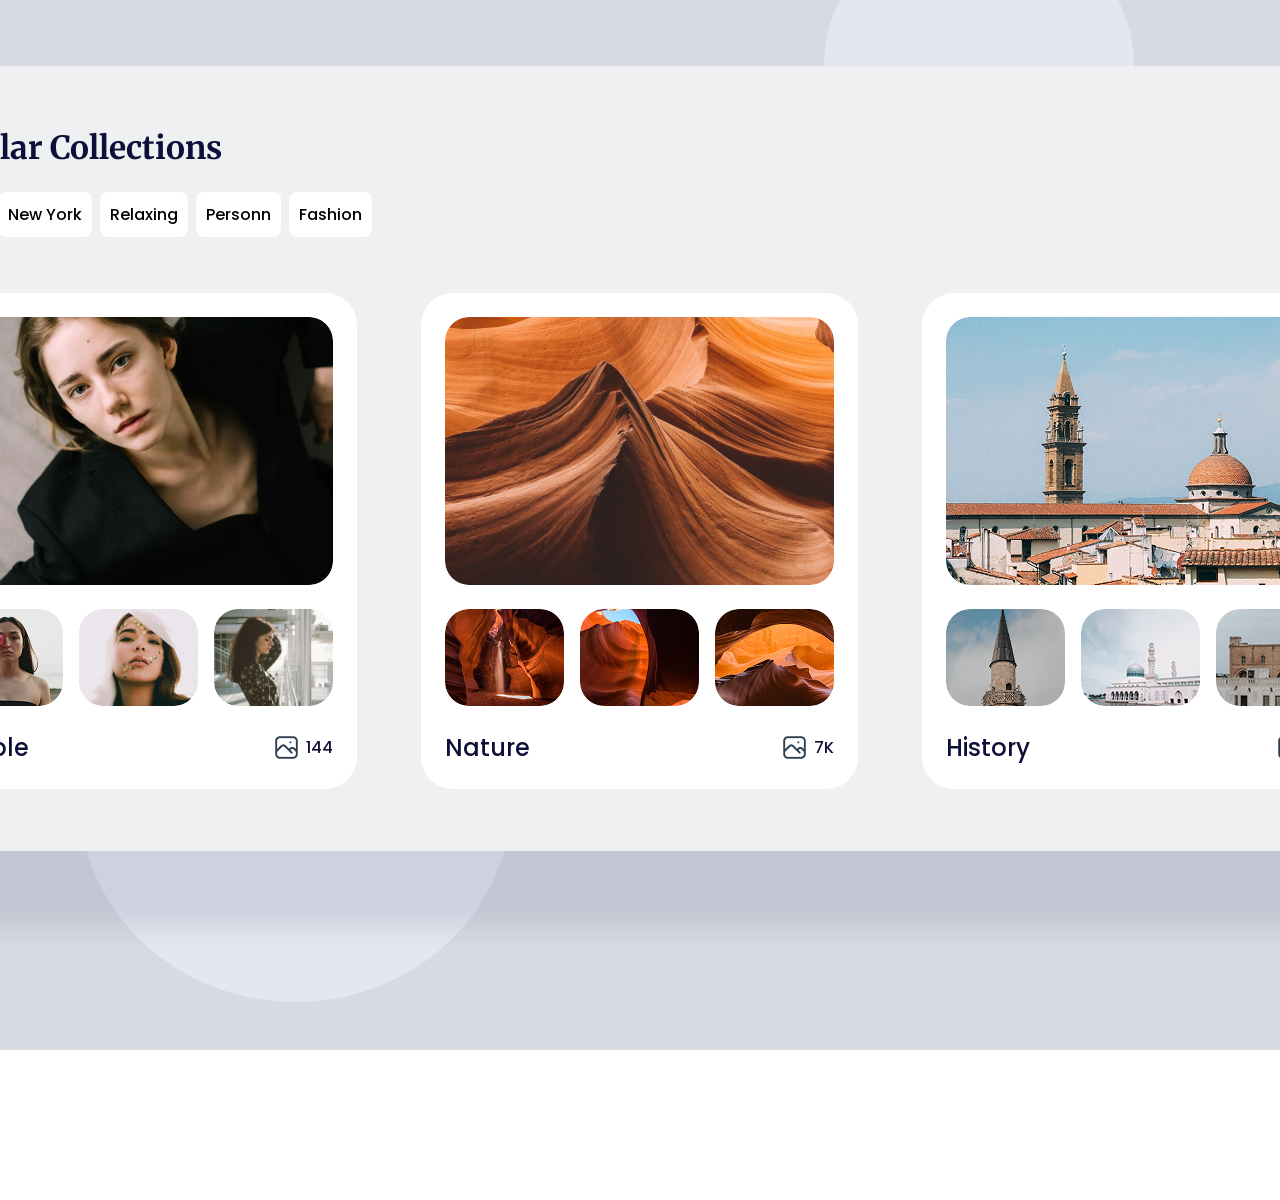
<file: FT1-1/Bai3/bai3.html>
<!doctype html>
<html lang="en">
  <head>
    <meta charset="UTF-8" />
    <meta name="viewport" content="width=device-width, initial-scale=1.0" />
    <title>Collections List</title>

    <style>
      @import url("https://fonts.googleapis.com/css2?family=Merriweather:ital,opsz,wght@0,18..144,300..900;1,18..144,300..900&family=Poppins:ital,wght@0,100;0,200;0,300;0,400;0,500;0,600;0,700;0,800;0,900;1,100;1,200;1,300;1,400;1,500;1,600;1,700;1,800;1,900&display=swap");
    </style>

    <link rel="stylesheet" href="./bai3.css" />
  </head>
  <body>
    <div class="container">
      <div class="ellipse ellipse-1"></div>
      <div class="ellipse ellipse-2"></div>
      <div class="flex-column main-content">
        <div class="flex-column title-group">
          <h1 class="title">Popular Collections</h1>
          <div class="flex-row tags-group">
            <span>Profile</span>
            <span>New York</span>
            <span>Relaxing</span>
            <span>Personn</span>
            <span>Fashion</span>
          </div>
        </div>
        <div class="flex-row collections-group">
          <div class="flex-column collection">
            <img class="primary-img" src="./imgs/Main1.jpg" alt="people-1" />
            <div class="flex-row secondary-img">
              <img src="./imgs/Sub11.png" alt="people-2" />
              <img src="./imgs/Sub12.png" alt="people-3" />
              <img src="./imgs/Sub13.png" alt="people-4" />
            </div>
            <div class="flex-row collection-footer">
              <span>People</span>
              <div class="flex-row">
                <img src="./imgs/gallery-icon.png" alt="gallery-icon" />
                <span class="quantity">144</span>
              </div>
            </div>
          </div>
          <div class="flex-column collection">
            <img class="primary-img" src="./imgs/Main2.png" alt="nature-1" />
            <div class="flex-row secondary-img">
              <img src="./imgs/Sub21.png" alt="nature-2" />
              <img src="./imgs/Sub22.png" alt="nature-3" />
              <img src="./imgs/Sub23.png" alt="nature-4" />
            </div>
            <div class="flex-row collection-footer">
              <span>Nature</span>
              <div class="flex-row">
                <img src="./imgs/gallery-icon.png" alt="gallery-icon" />
                <span class="quantity">7K</span>
              </div>
            </div>
          </div>
          <div class="flex-column collection">
            <img class="primary-img" src="./imgs/Main3.png" alt="history-1" />
            <div class="flex-row secondary-img">
              <img src="./imgs/Sub31.png" alt="history-2" />
              <img src="./imgs/Sub32.png" alt="history-3" />
              <img src="./imgs/Sub33.png" alt="history-4" />
            </div>
            <div class="flex-row collection-footer">
              <span>History</span>
              <div class="flex-row">
                <img src="./imgs/gallery-icon.png" alt="gallery-icon" />
                <span class="quantity">431</span>
              </div>
            </div>
          </div>
        </div>
      </div>
    </div>
  </body>
</html>
</file>
<file: FT1-14/style.css>
* {
  padding: 0;
  margin: 0;
  box-sizing: border-box;
}
html {
  font-family: "Poppins", sans-serif;
}
body {
  background: linear-gradient(139deg, #e6e6e4 0%, #f0e8e2 100%);
}
.background {
  background-image: url(./imgs/vector.svg);
  background-repeat: no-repeat;
}
.container {
  margin: 0 auto;
  max-width: 1512px;
  padding: 40px 0 100px;
  display: flex;
  justify-content: center;
  /* align-items: center; */
  flex-direction: column;
  position: relative;
  width: 100%;
  min-height: 100vh;
}
.section-container {
  width: 100%;
  padding-left: 120px;
  padding-right: 120px;
}
.section-introduction-container {
  width: 100%;
  padding-left: 120px;
}
.title-container-fr {
  /* position: absolute; */
  width: 100%;
  display: flex;
  justify-content: space-between;
  align-items: center;
  margin-bottom: 100px;
  > h1 {
    font-weight: 500;
    font-size: 32px;
    color: black;
  }
  > .title-content {
    display: flex;
    gap: 50px;
    justify-content: center;
    align-items: center;
  }
}
.title-content-active {
  font-style: none;
  font-size: 16;
  font-weight: 400;
  cursor: pointer;
  color: black;
}
.title-content-active:active {
  font-weight: 500;
  color: #1f1d2a;
  border-bottom: 2px solid black;
}
a {
  text-decoration: none;
  color: #1f1d2a;
}
.button-signin {
  width: 110px;
  height: 45px;
  border-radius: 6px;
  background-color: #d9d9d9;
  font-size: 16px;
  font-weight: 500;
  font-family: inherit;
  cursor: pointer;
}
.introduction-container {
  display: flex;
  /* justify-content: space-between; */
  align-items: center;
  gap: 79px;
  width: 100%;
  /* max-width: 1200px; */
  margin-bottom: 91px;
}
.main-introduction-fc {
  max-width: 581px;
  display: flex;
  flex-direction: column;
}
h2 {
  font-size: 55px;
  font-weight: 600;
  color: black;
  margin-bottom: 28px;
}
.sub-introduction {
  font-size: 16px;
  font-weight: normal;
  color: #9b948e;
  line-height: 30px;
  margin-bottom: 50px;
  max-width: 432px;
}
.get-started {
  width: 170px;
  height: 70px;
  background-color: #96c67f;
  border-radius: 6px;
  padding: 20px 16px;
  color: #1f1d2a;
  font-weight: 500;
  border: none;
  font-family: inherit;
  font-size: 20px;
  cursor: pointer;
}
.image-information-position {
  position: relative;
  > .main-image-round {
    /* position: absolute; */
    width: 500px;
    height: 500px;
    border-radius: 50%;
    display: block;
  }
  > .play-image {
    position: absolute;
    right: -30px; /* Đẩy ra mép phải ảnh */
    top: 37%;
    width: 80px;
  }
  > .career-container {
    width: 180px;
    height: 130px;
    position: absolute;
    bottom: -30px;
    left: 30px;
    background: white;
    padding: 20px;
    border-radius: 20px;
    min-width: 180px;
  }
}
.main-name-designer {
  height: 24px;
  font-weight: 500;
  font-size: 16px;
  color: #000;
  margin-bottom: 2px;
}
.sub-career {
  height: 21px;
  color: #9b948e;
  font-size: 14px;
  font-weight: 300;
  margin-bottom: 19px;
}
.judge-container {
  display: flex;
  gap: 8px;
  flex-direction: row;
  margin-bottom: 0;
  > .stars {
    width: 18px;
    height: 18px;
  }
}
.sponsor-container-fc {
  display: flex;
  flex-direction: column;
  justify-content: center;
  align-items: center;
  gap: 30px;
  margin-bottom: 100px;
  > h3 {
    color: black;
    font-size: 16px;
    font-weight: 500;
  }
  > .sponsor-images-fr {
    display: flex;
    justify-content: center;
    align-items: center;
    gap: 60px;
  }
}
.sponsor-image {
  height: 30px;
}
.apple {
  width: 88px;
}
.adobe {
  width: 125px;
}
.slack {
  width: 119px;
}
.sportify {
  width: 100px;
}
.google {
  width: 91px;
}
.sub-content-fc {
  display: flex;
  flex-direction: column;
  justify-content: center;
  align-items: center;
  gap: 10px;
  margin-bottom: 70px;
  > .sub1 {
    font-size: 18px;
    font-weight: 500;
    color: black;
  }
  > h4 {
    font-size: 32px;
    font-weight: 600;
    color: black;
  }
}
.strong-career {
  position: relative;
  isolation: isolate;
}
.strong-career::before {
  content: "";
  position: absolute;
  bottom: 9px;
  z-index: -1;
  width: 100%;
  background-color: #96c67f;
  height: 6px;
}
.teacher-container {
  display: grid;
  gap: 31px;
  grid-template-columns: repeat(4, 1fr);
  width: 100%;
  /* padding-bottom: 20px; */
}
.profile-teacher-fc {
  width: 295px;
  height: 450px;
  border-radius: 25px;
  background-color: white;
  > .teacher-image {
    width: 295px;
    height: 350px;
    margin-bottom: 20px;
  }
  > .teacher-name {
    font-size: 20px;
    font-weight: 500;
    color: black;
    margin-bottom: 6px;
    margin-left: 20px;
    width: 76px;
    height: 30px;
  }
  > .major {
    color: #9b948e;
    font-size: 16px;
    font-weight: 400;
    margin-left: 20px;
  }
}
</file>
<file: FT1-15/style.css>
* {
  margin: 0;
  padding: 0;
  box-sizing: border-box;
}
li {
  text-decoration: none;
}
@font-face {
  font-family: "BeaufortforLoL";
  src: url("./font/beaufort-for-lol/BeaufortforLOL-Bold.ttf") format("truetype");
  font-weight: 700;
}
body {
  background-color: #fff;
  font-family: "BeaufortforLOL", serif;
  color: white;
  font-size: 20px;
  font-weight: bold;
}

.image-banner {
  width: 100%;
}
.hero-banner {
  width: 100%;
  margin-bottom: 32px;
}
.main-nav {
  display: flex;
  flex-direction: column;
  align-items: center;
  padding-bottom: 32px;
}

.main-nav img {
  width: 240px;
  height: 105px;
  margin-bottom: 32px;
}

.nav-container {
  display: flex;
  list-style: none;
  gap: 32px;
  margin-bottom: 30px;
}

.nav-title {
  cursor: pointer;
  transition: color 0.3s;
  a {
    text-decoration: none;
    color: black;
  }
  a:visited {
    color: black;
  }
}
.champion-grid {
  width: 100%;
  display: grid;
  grid-template-columns: repeat(4, 1fr);
  gap: 32px;
  margin-bottom: 64px;
}

.card {
  display: flex;
  flex-direction: column;
  width: 100%;
  max-width: 328px;
  background-color: #0e4c67;
  cursor: pointer;
}

.champion-image {
  width: 100%;
  min-height: 370px;
}

.champion-name {
  display: flex;
  justify-content: center;
  align-items: center;
  text-align: center;
  text-transform: uppercase;
  background: #0e4c67;
  min-height: 80px;
}

.video-banner {
  width: 100%;
  margin-bottom: 73px;
}

.video-reponsive {
  position: relative;
  padding-bottom: 56.25%; /* Tỉ lệ 16:9 */
  height: 0;
  overflow: hidden;
}

.video-reponsive iframe {
  position: absolute;
  top: 0;
  left: 0;
  width: 100%;
  height: 100%;
}
.signin-container {
  width: 100%;
  background-color: #0e4c67;
  display: flex;
  justify-content: space-between;
  align-items: center;
  padding: 24px 23px 24px 0;
  gap: 23px;
}
.signin input {
  background: #0e4c67;
  border: 2px solid #ffa800;
  color: white;
  padding: 16px 15px;
  margin-right: 10px;
  width: 250px;
  font-family: "Montserrat", sans-serif;
  font-size: 16px;
  border-radius: 1px;
}
input::placeholder {
  color: white;
  opacity: 1;
}
.play {
  background: #ffa800;
  border: none;
  padding: 16px 15px;
  font-weight: bold;
  cursor: pointer;
  color: white;
  font-family: inherit;
  min-height: 52px;
  border-radius: 5px;
}

@media (max-width: 1024px) {
  .champion-grid {
    grid-template-columns: repeat(2, 1fr);
  }

  .nav-container {
    flex-wrap: wrap;
    justify-content: center;
    gap: 15px;
  }
}
@media (max-width: 600px) {
  .champion-grid {
    grid-template-columns: 1fr;
  }

  .signin-container {
    flex-direction: column;
    gap: 20px;
    text-align: center;
  }

  .signin input {
    width: 100%;
    margin-bottom: 10px;
  }

  .play {
    width: 100%;
  }
}
</file>
<file: FT1-2/bai1.css>
:root {
  --primary-font: "Merriweather", serif;
  --secondary-font: "Poppins", san-serif;

  --normal-fw: 400;
  --address-fw: 500;
  --title-fw: 900;

  --title-fs: 32px;
  --user-fullname-fs: 18px;
  --ip-search-fs: 16px;
  --address-fs: 14px;
  --hobbie-fs: 12px;

  --page-bg-color: #e6eaf8;
  --filter-bg-selected-color: #849fff;
  --filter-text-selected-color: #fff;
  --title-color: #151b32;
  --text-info-color: #516fd4;

  --search-border-color: #bfc8e5;

  --card-box-shadow-color: #dae0f9b2;
  --card-background-color: #fbfcff;

  --bor-rad-16: 16px;
  --bor-rad-10: 10px;
  --bor-rad-8: 8px;
  --bor-rad-4: 4px;

  --sb-pd: 16px;

  --con-wid: 1213px;
  --img-size: 97px;
  --user-card-wid: 327px;
  --user-card-hei: 208px;
}

html {
  width: 100%;
  background-color: var(--page-bg-color);
  font-family: var(--secondary-font);
  font-weight: var(--normal-fw);
}

h1,
.user-fullname {
  font-family: var(--primary-font);
  font-weight: var(--title-fw);
  color: var(--title-color);
}

.container {
  margin: 50px auto;
  background-color: var(--filter-text-selected-color);

  width: 100%;
  max-width: var(--con-wid);
  border: none;
  border-radius: var(--bor-rad-16);
  padding: 100px;
  gap: 70px;
}

.title {
  font-size: var(--title-fs);
}

.header-group {
  gap: 24px;
}

.search {
  display: flex;
  gap: 8px;
  padding: var(--sb-pd);
  width: var(--user-card-wid);

  border: 1px solid var(--search-border-color);
  border-radius: var(--bor-rad-4);

  input {
    border: none;
    outline: none;

    font-family: var(--secondary-font);
    font-weight: var(--normal-fw);
    font-size: var(--ip-search-fs);
    color: var(--title-color);
  }
}

.filter {
  display: flex;

  button {
    padding: var(--sb-pd);
    background-color: var(--filter-text-selected-color);
    border: none;

    font-family: var(--secondary-font);
    font-weight: var(--normal-fw);
    font-size: var(--ip-search-fs);

    cursor: pointer;
  }

  > button:hover {
    border-radius: var(--bor-rad-8);
    background-color: var(--filter-bg-selected-color);

    font-weight: var(--address-fw);
    color: var(--filter-text-selected-color);
  }
}

.users-group {
  display: flex;
  gap: 16px;
  flex-wrap: wrap;

  .user {
    display: flex;
    gap: 16px;
    background-color: var(--card-background-color);

    width: var(--user-card-wid);
    height: var(--user-card-hei);
    padding: 24px;
    border-radius: var(--bor-rad-16);
  }
}

.user {
  transition: all ease-in-out 0.3s;

  &:hover {
    border: 1px solid var(--search-border-color);
    border-radius: 16px;
    box-shadow: 0px 8px 23px 0px var(--card-box-shadow-color);
    cursor: pointer;
  }

  > img {
    width: var(--img-size);
    height: var(--img-size);
    /* clip-path: circle(50%); */
  }

  .user-info {
    display: flex;
    flex-direction: column;
    gap: 16px;
  }
}

.user-info {
  .contacts {
    display: inherit;
    flex-direction: inherit;
    padding-top: 20px;

    .user-fullname {
      font-size: var(--user-fullname-fs);
    }

    .address {
      font-size: var(--address-fs);
      font-weight: var(--address-fw);
      color: var(--title-color);
      margin-top: 4px;
    }
  }

  .hobbies {
    display: inherit;
    flex-wrap: wrap;
    gap: 4px;

    > span {
      padding: 2px 8px;
      border: 1px solid var(--search-border-color);
      border-radius: 10px;

      font-weight: var(--address-fw);
      font-size: var(--hobbie-fs);
      color: var(--text-info-color);
    }
  }
}

.flex-col {
  display: flex;
  flex-direction: column;
}

.flex-row-bw {
  display: flex;
  flex-direction: row;
  justify-content: space-between;
}
</file>
<file: FT1-2/bai2.css>
:root {
  --title-ff: "Merriweather", serif;
  --content-ff: "Poppins", sans-serif;

  --title-fw: 900;
  --content-fw: 500;

  --title-fs: 32px;
  --job-name-fs: 24px;
  --job-slot-fs: 18px;
  --footer-fs: 16px;

  --job-card-br: 16px;
  --job-icon-br: 14px;
  --job-slot-br: 8px;

  --con-max-wid: 1054px;
  --con-hei: 779px;
  --job-card-wid: 330px;
  --footer-wid: 845px;

  --job-card-group-gap: 32px;
  --job-card-gap: 32px;
  --job-name-gap: 16px;

  --job-card-pd: 48px 40px;
  --job-icon-pd: 16px;
  --job-slot-pd: 16px 24px;

  --common-color: #1e2246;
  --job-slot-border-color: #c2c5e2;
  --job-card-bs-color: #b4bfe166;
  --page-bg-color: #f3f6ff;
  --job-card-bg-color: #fff;
}
* {
  padding: 0;
  margin: 0;
  box-sizing: border-box;
}
html {
  font-family: var(--content-ff);
  font-weight: var(--content-fw);
  color: var(--common-color);
  background-color: var(--page-bg-color);
}

.container {
  margin: 50% auto;
  margin-top: 100px;
  display: flex;
  flex-direction: column;
  align-items: center;
  max-width: var(--con-max-wid);
  width: 100%;
  height: var(--con-hei);

  .title {
    font-family: var(--title-ff);
    font-weight: var(--title-fw);
    font-size: var(--title-fs);
    text-align: center;
  }

  .job-card-group {
    display: flex;
    flex-wrap: wrap;
    gap: var(--job-card-group-gap);
    margin: 72px 0 61px 0;
    width: 100%;
  }

  .footer {
    width: var(--footer-wid);
    text-align: center;
    opacity: 70%;
  }
}

.job-card {
  display: inherit;
  flex-direction: column;
  align-items: center;
  gap: var(--job-card-gap);

  width: var(--job-card-wid);
  padding: var(--job-card-pd);
  border-radius: var(--job-card-br);
  background-color: var(--job-card-bg-color);
  box-shadow: 0px 24px 44px 0px var(--job-card-bs-color);

  .job-name {
    display: inherit;
    /* justify-content: center; */
    align-items: center;
    gap: var(--job-name-gap);

    > img {
      border-radius: var(--job-icon-br);
      padding: var(--job-icon-pd);
    }

    .design {
      background: linear-gradient(131.94deg, #bbcbfb 5.22%, #f1d5ff 100.41%);
    }

    .engineer {
      background: linear-gradient(131.94deg, #fbbbda 5.22%, #ffd5d5 100.41%);
    }

    .operations {
      background: linear-gradient(131.94deg, #bbebfb 5.22%, #efd5ff 100.41%);
    }

    .people {
      background: linear-gradient(131.94deg, #bbfbe4 5.22%, #d5e0ff 100.41%);
    }

    .sales {
      background: linear-gradient(131.94deg, #bbd8fb 5.22%, #ffd5d5 100.41%);
    }

    .university {
      background: linear-gradient(131.94deg, #ffdec7 5.22%, #d5d9ff 100.41%);
    }

    > p {
      font-size: var(--job-name-fs);
    }
  }
}

.job-card {
  > .job-slot {
    border-radius: var(--job-slot-br);
    border: 1px solid var(--job-slot-border-color);
    padding: var(--job-slot-pd);
    width: 100%;

    font-family: var(--content-ff);
    font-weight: var(--content-fw);
    font-size: var(--job-slot-fs);
    color: var(--common-color);
    background-color: var(--job-card-bg-color);
    cursor: pointer;
    transition: all ease-in-out 0.3s;

    &:hover {
      background-color: var(--common-color);
      color: var(--job-card-bg-color);
    }
  }
}
</file>
<file: Midtest/style.css>
* {
  padding: 0;
  margin: 0;
  box-sizing: border-box;
}
html {
  font-family: "Poppins", sans-serif;
}
:root {
  --fz-card-items: 16px;
  --fw-card-items: 500;
}
.container {
  width: 100%;
  min-height: 100vh;
  display: flex;
  justify-content: center;
  align-items: center;
  background-color: #f7f4ff;
  position: relative;
}
.rectagle-shape {
  position: absolute;
  width: 421px;
  height: 613px;
  background-color: #efebfd;
  border-radius: 31px;
  z-index: 0;
}
.main-content {
  position: relative;
  z-index: 1;
  width: 640px;
  min-height: 464px;
  padding: 72px;
  background-color: #ffffff;
  border-radius: 24px;
  box-shadow: 0 20px 40px rgba(0, 0, 0, 0.15);
}
.search-content {
  width: 100%;
  display: flex;
  gap: 12px;
  margin-bottom: 32px;
  justify-content: space-between;
}

.flex-row-searching {
  max-width: 100%;
  /* width: 348px;
  height: 56px; */
  flex: 1;
  display: flex;
  align-items: center;
  border: 1px solid #eee;
  border-radius: 4px;
  padding: 16px;
  gap: 10px;
  .placeholder-search {
    font-weight: var(--fw-card-items);
    font-size: var(--fz-card-items);
    color: #281a51;
  }
}

.flex-row-searching input {
  border: none;
  outline: none;
  padding: 16px, auto, 16px;
  width: 100%;
  font-family: inherit;
  font-size: 16px;
}

.flex-row-button-map {
  /* min-width: 136px;
  height: 56px; */
  display: flex;
  align-items: center;
  justify-content: center;
  background-color: #281a51;
  border-radius: 4px;
  padding: 16px;
  cursor: pointer;
  gap: 4.67px;
  &:hover {
    box-shadow: 0 4px 12px rgba(0, 0, 0, 0.05);
    background-color: rgb(46, 19, 120);
  }
}

.button-use-map {
  background: none;
  border: none;
  color: #ffffff;
  font-weight: var(--fw-card-items);
  cursor: pointer;
  font-family: inherit;
  font-size: var(--fz-card-items);
  white-space: nowrap;
}
.card-group {
  display: grid;
  grid-template-columns: repeat(4, 1fr);
  gap: 16px;
}

.card-items {
  width: 112px;
  height: 108px;
  display: flex;
  flex-direction: column;
  align-items: center;
  justify-content: center;
  padding: 24px auto;
  border-radius: 8px;
  transition: transform ease-in-out 0.3s;
  cursor: pointer;
}

.card-items:hover {
  transform: translateY(-5px);
  box-shadow: 0 4px 12px rgba(0, 0, 0, 0.05);
}

.img-items {
  width: 32px;
  height: 32px;
  margin-bottom: 4px;
  object-fit: contain;
}

.text-card {
  font-size: var(--fz-card-items);
  font-weight: var(--fw-card-items);
  color: #281a51;
}
.card-items:nth-child(1) {
  background-color: #ffecec;
}
.card-items:nth-child(2) {
  background-color: #f7ecff;
}
.card-items:nth-child(3) {
  background-color: #ecf0ff;
}
.card-items:nth-child(4) {
  background-color: #d7f9f3;
}
.card-items:nth-child(5) {
  background-color: #e2ffd4;
}
.card-items:nth-child(6) {
  background-color: #ffffff;
  border: 1px solid #f0f0f0;
}
.card-items:nth-child(7) {
  background-color: #fff3c9;
}
.card-items:nth-child(8) {
  background-color: #ffd9c9;
}
</file>
<file: FT1-1/Bai2/bai2.css>
* {
  margin: 0;
  padding: 0;
  box-sizing: border-box;
  font-family: "Inter", sans-serif;
}

body {
  background-color: #f3f8ff;
  display: flex;
  justify-content: center;
  align-items: center;
  height: 100vh;
}
.login-wraper {
  display: flex;
  flex-direction: column;
  align-items: center;
  width: 320px;
}
.login-container {
  background-color: #ffffff;
  width: 100%;
  padding: 24px;
  border-radius: 8px;
}

.login-title {
  font-size: 24px;
  font-weight: 500;
  color: #111;
  text-align: center;
  margin-bottom: 24px;
}

.form-group {
  margin-bottom: 24px;
}

.form-group label {
  display: block;
  font-size: 14px;
  color: #000;
  margin-bottom: 8px;
}
input::placeholder {
  color: #111;
}
.label-row {
  display: flex;
  justify-content: space-between;
  align-items: center;
  margin-bottom: 8px;
}

.forgot-link {
  font-size: 14px;
  color: #0088ff;
  text-decoration: none;
}

input {
  width: 100%;
  padding: 8px;
  border: 1px solid #d9d9d9;
  border-radius: 4px;
  font-size: 14px;
  color: #000;
  background-color: #fafafa;
  outline: none;
}

input:focus {
  border-color: #0088ff;
}

.btn-login {
  width: 100%;
  background-color: #0088ff;
  color: white;
  padding: 8px;
  border: none;
  border-radius: 8px;
  font-size: 16px;
  font-weight: 700;
  cursor: pointer;
  margin-bottom: 24px;
}

.btn-login:hover {
  background-color: #0077ee;
}
.signup-text {
  text-align: center;
  font-size: 14px;
  color: #000;
}

.signup-text a {
  color: #0088ff;
  text-decoration: none;
  font-size: 14px;
}
</file>
<file: FT1-1/Bai3/bai3.css>
* {
  margin: 0;
  padding: 0;
  box-sizing: border-box;
}
html {
  display: flex;
  justify-content: center;
  align-items: center;
  width: 100%;
  height: 100%;
}
.container {
  width: 1600px;
  height: 1200px;
  background-color: #d8dae2;
  position: relative;
}
.container .ellipse-1 {
  position: absolute;
  width: 433px;
  height: 410px;
  top: 742px;
  left: 239px;
}
.container .ellipse-2 {
  position: absolute;
  width: 310px;
  height: 294px;
  top: 68px;
  left: 984px;
}
.main-content {
  gap: 56px;
  position: absolute;
  top: 216px;
  left: 18px;
  border-radius: 26px;
  padding: 62px;
  background-color: #eff0f1;
  box-shadow: 0px 76px 27px 0px #061b521a;
  z-index: 2;
}
.title-group {
  gap: 24px;
}
.title {
  width: 314px;
  height: 40px;
  font-family: "Merriweather", serif;
  font-weight: 700;
  font-size: 32px;
  color: #0e0e38;
}
.tags-group {
  gap: 8px;
}
.tags-group span {
  border-radius: 8px;
  padding: 10px;
  background-color: #ffffff;
  font-family: "Poppins", sans-serif;
  font-size: 16px;
  font-weight: 500;
}
.collections-group {
  gap: 64px;
}
.collection {
  border-radius: 32px;
  padding: 24px;
  gap: 24px;
  background-color: #ffffff;
  align-items: center;
}
.primary-img {
  width: 389px;
  height: 268px;
  border-radius: 24px;
}
.secondary-img {
  gap: 16px;
}
.secondary-img img {
  width: 119px;
  height: 97px;
  border-radius: 24px;
}
.collection-footer {
  gap: 16px;
  width: 389px;
  justify-content: space-between;
  font-family: "Poppins", sans-serif;
  font-size: 24px;
  font-weight: 500;
}
.collection-footer span {
  color: #0e0e38;
}
.collection-footer > div {
  align-items: center;
  gap: 4px;
}
.quantity {
  font-family: "Poppins", sans-serif;
  font-size: 16px;
  font-weight: 500;
}
.ellipse {
  border-radius: 50%;
  background-color: #e5e7f0;
  z-index: 1;
}
.flex-row {
  display: flex;
  flex-direction: row;
}
.flex-column {
  display: flex;
  flex-direction: column;
}
</file>
